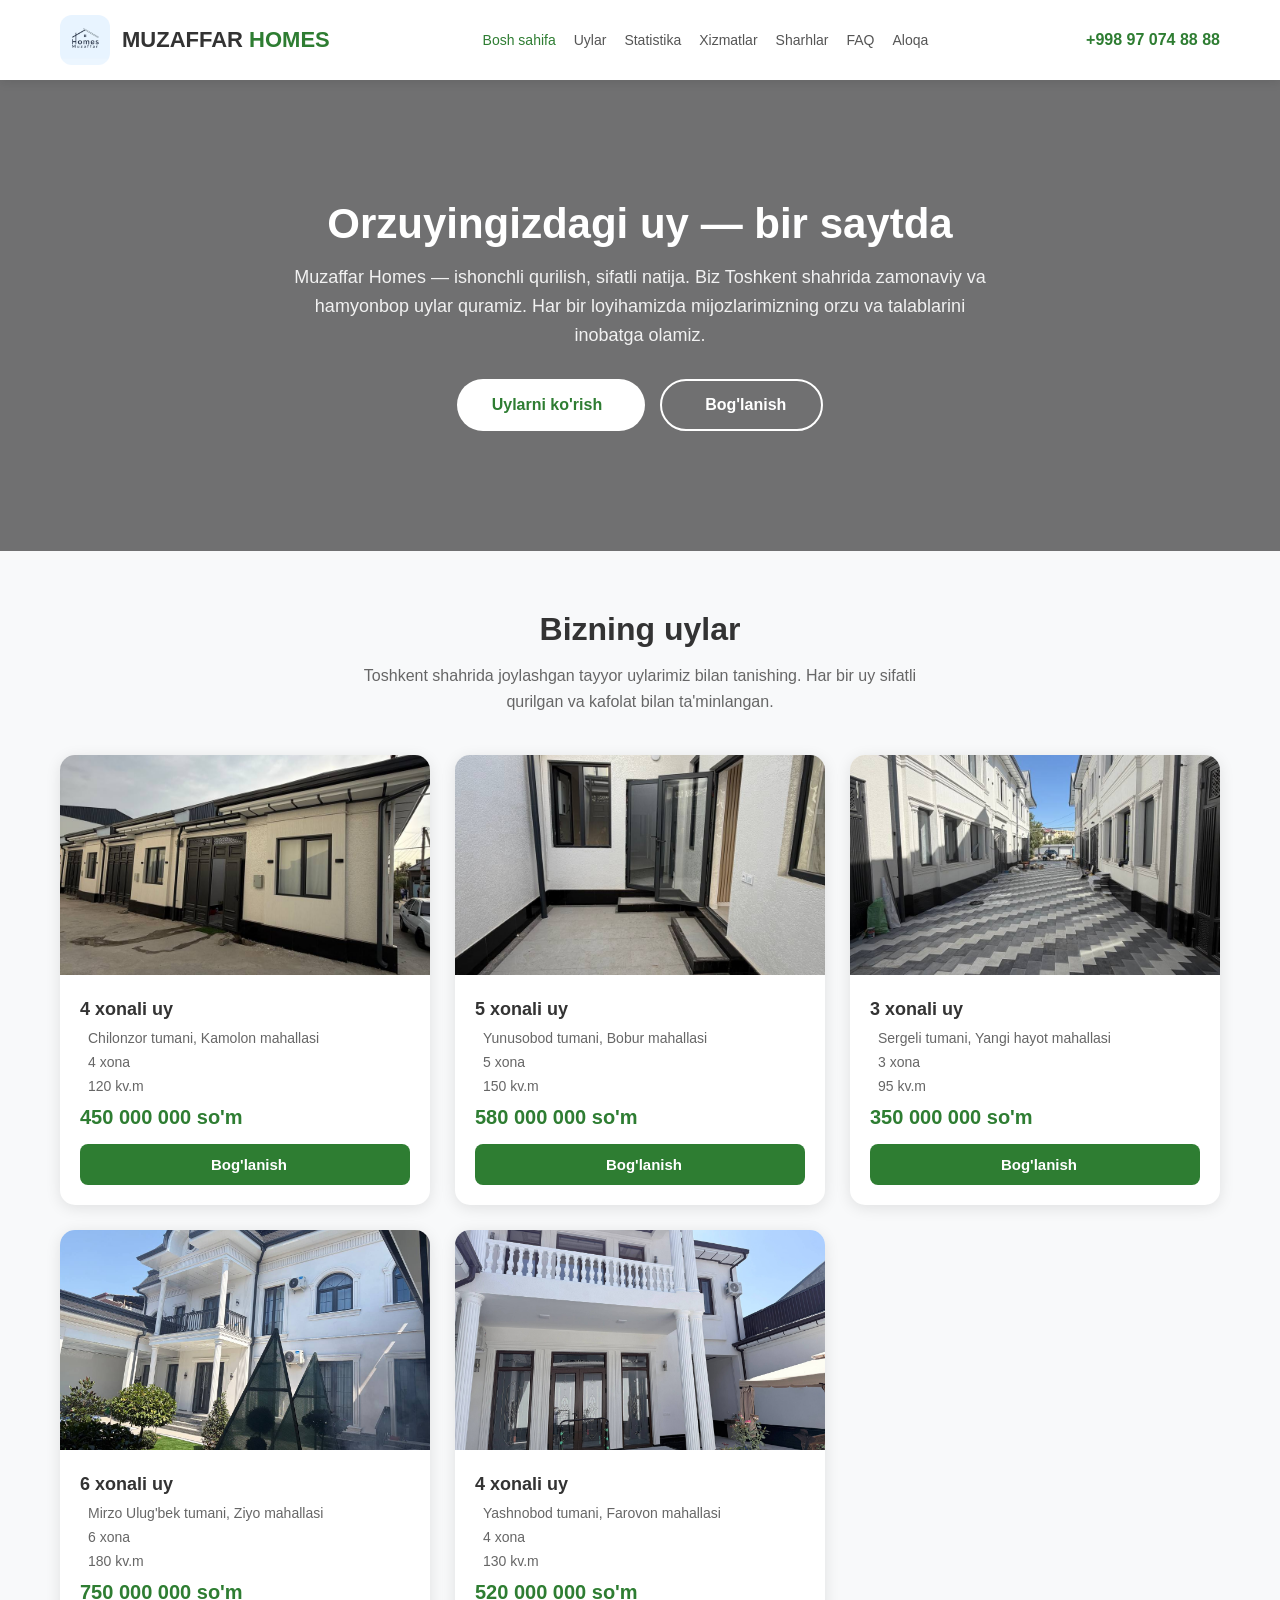
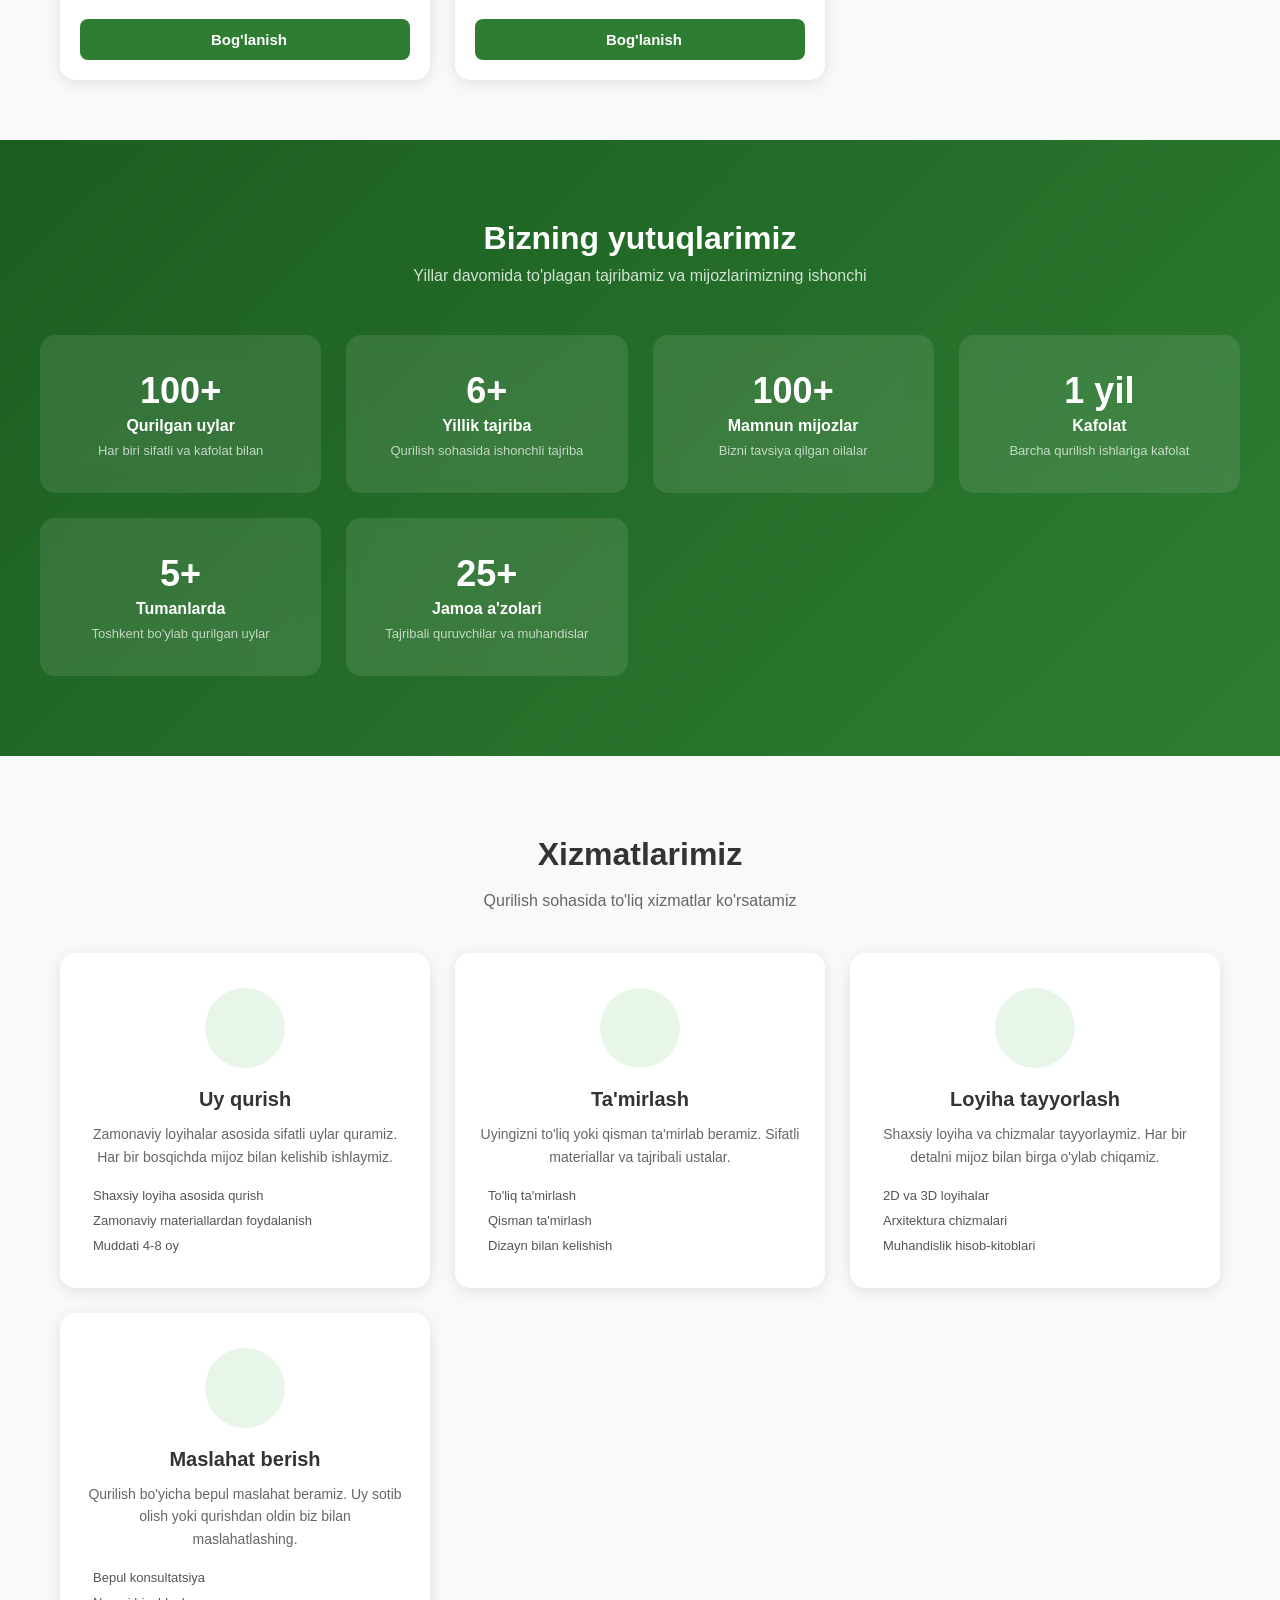
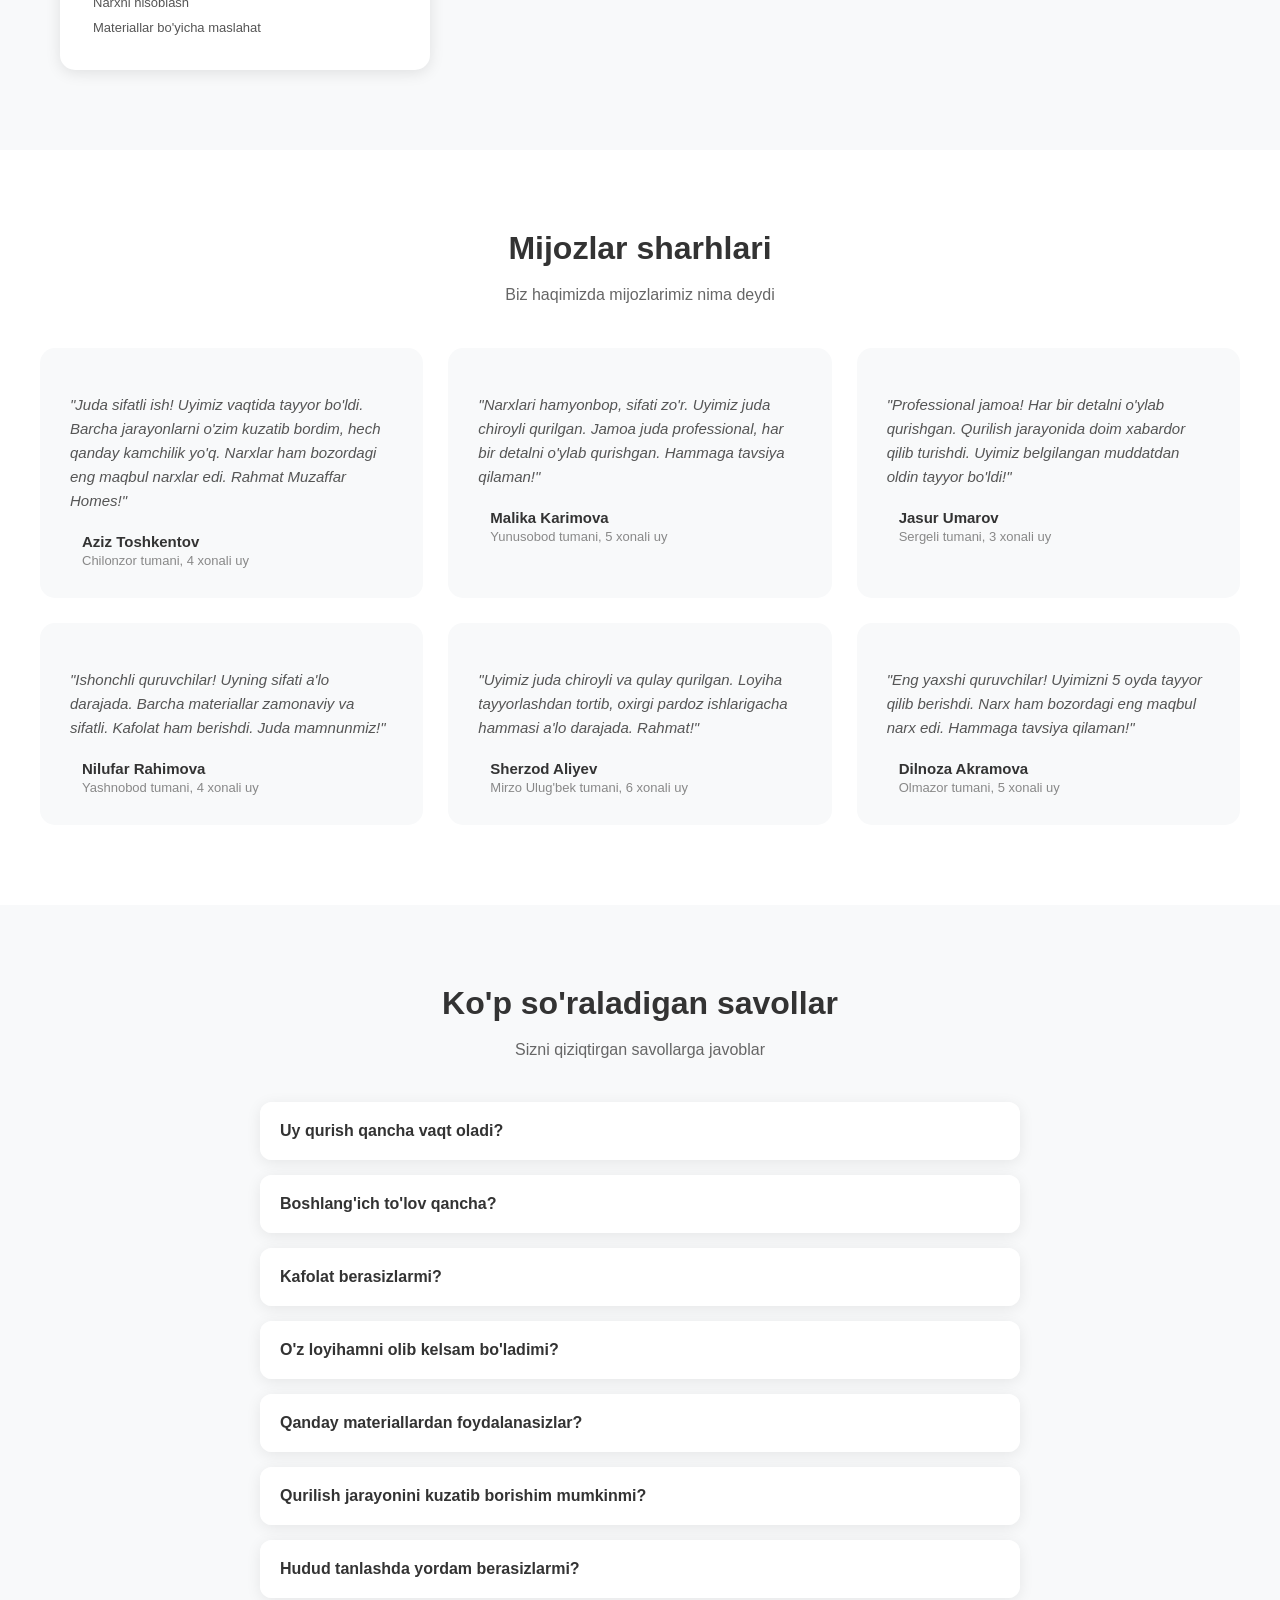
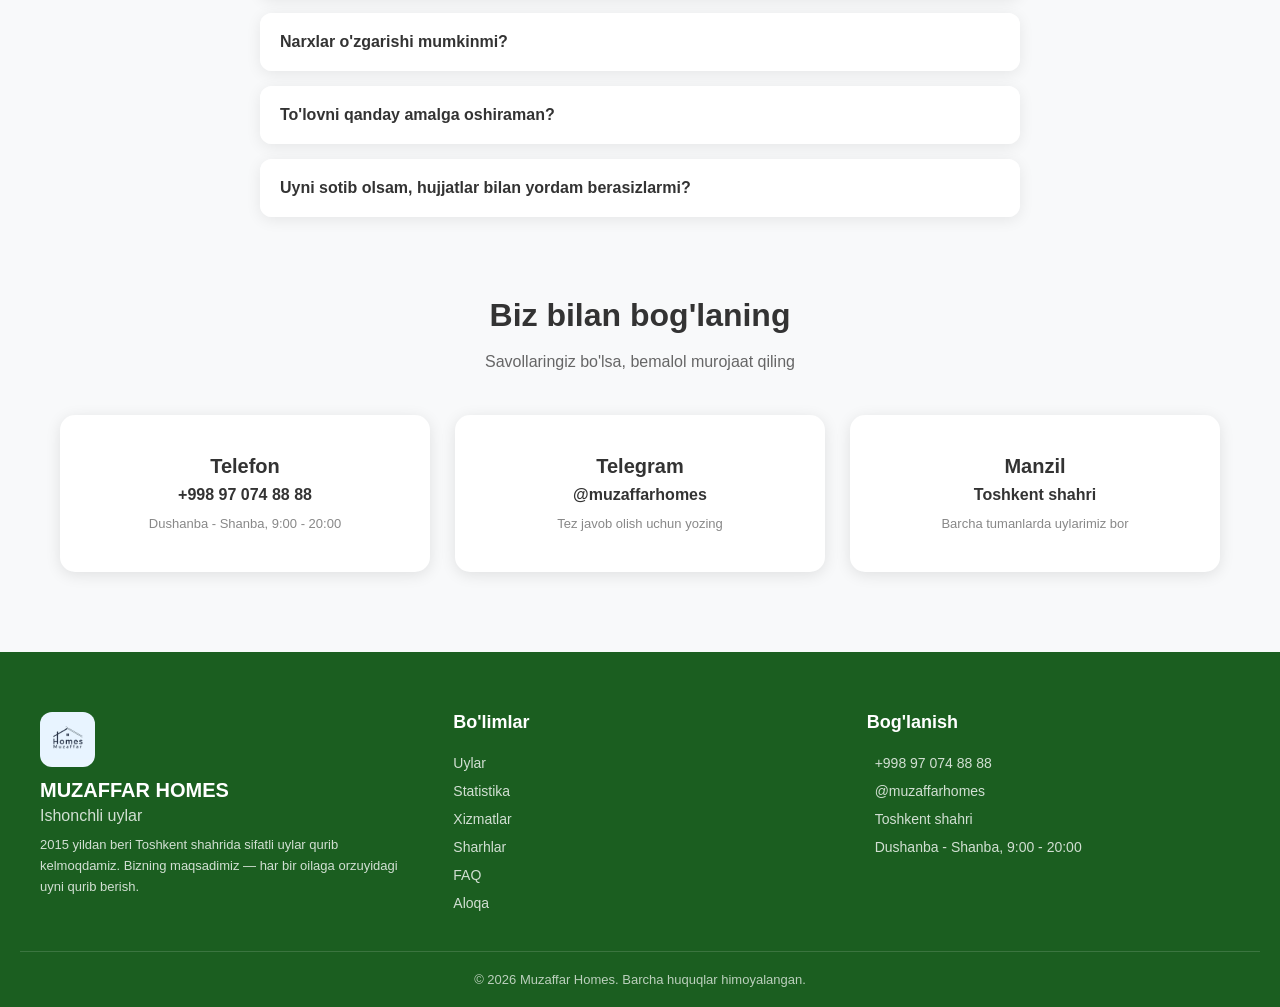
<file: index.html>
<!DOCTYPE html>
<html lang="uz">
<head>
    <meta charset="UTF-8">
    <meta name="viewport" content="width=device-width, initial-scale=1.0">
    <title>Muzaffar Homes — Ishonchli uylar</title>
    <link rel="stylesheet" href="https://unicons.iconscout.com/release/v4.0.8/css/line.css">
    <link rel="stylesheet" href="style.css">
</head>
<body>
    <header class="header">
        <div class="header-container">
            <div class="logo">
                <img src="logo.jpg" alt="Muzaffar Homes" class="logo-img">
                <span class="logo-text">MUZAFFAR <span>HOMES</span></span>
            </div>
            <nav class="nav">
                <a href="#" class="nav-link active">Bosh sahifa</a>
                <a href="#houses" class="nav-link">Uylar</a>
                <a href="#stats" class="nav-link">Statistika</a>
                <a href="#services" class="nav-link">Xizmatlar</a>
                <a href="#reviews" class="nav-link">Sharhlar</a>
                <a href="#faq" class="nav-link">FAQ</a>
                <a href="#contact" class="nav-link">Aloqa</a>
            </nav>
            <a href="tel:+998970748888" class="header-phone">
                <i class="uil uil-phone"></i>
                +998 97 074 88 88
            </a>
        </div>
    </header>

    <section class="hero">
        <div class="hero-content">
            <h1>Orzuyingizdagi uy — bir saytda</h1>
            <p>Muzaffar Homes — ishonchli qurilish, sifatli natija. Biz Toshkent shahrida zamonaviy va hamyonbop uylar quramiz. Har bir loyihamizda mijozlarimizning orzu va talablarini inobatga olamiz.</p>
            <div class="hero-buttons">
                <a href="#houses" class="hero-btn">
                    Uylarni ko'rish
                    <i class="uil uil-arrow-down"></i>
                </a>
                <a href="tel:+998970748888" class="hero-btn hero-btn-outline">
                    <i class="uil uil-phone"></i>
                    Bog'lanish
                </a>
            </div>
        </div>
    </section>

    <section id="houses" class="houses-section">
        <h2 class="section-title">Bizning uylar</h2>
        <p class="section-subtitle">Toshkent shahrida joylashgan tayyor uylarimiz bilan tanishing. Har bir uy sifatli qurilgan va kafolat bilan ta'minlangan.</p>
        <div class="houses-grid" id="housesGrid"></div>
    </section>

    <section id="stats" class="stats-section">
        <div class="stats-container">
            <div class="stats-header">
                <h2>Bizning yutuqlarimiz</h2>
                <p>Yillar davomida to'plagan tajribamiz va mijozlarimizning ishonchi</p>
            </div>
            <div class="stats-grid">
                <div class="stat-card">
                    <i class="uil uil-building"></i>
                    <h3>100+</h3>
                    <p>Qurilgan uylar</p>
                    <span>Har biri sifatli va kafolat bilan</span>
                </div>
                <div class="stat-card">
                    <i class="uil uil-calendar-alt"></i>
                    <h3>6+</h3>
                    <p>Yillik tajriba</p>
                    <span>Qurilish sohasida ishonchli tajriba</span>
                </div>
                <div class="stat-card">
                    <i class="uil uil-users-alt"></i>
                    <h3>100+</h3>
                    <p>Mamnun mijozlar</p>
                    <span>Bizni tavsiya qilgan oilalar</span>
                </div>
                <div class="stat-card">
                    <i class="uil uil-shield-check"></i>
                    <h3>1 yil</h3>
                    <p>Kafolat</p>
                    <span>Barcha qurilish ishlariga kafolat</span>
                </div>
                <div class="stat-card">
                    <i class="uil uil-map-marker"></i>
                    <h3>5+</h3>
                    <p>Tumanlarda</p>
                    <span>Toshkent bo'ylab qurilgan uylar</span>
                </div>
                <div class="stat-card">
                    <i class="uil uil-users-alt"></i>
                    <h3>25+</h3>
                    <p>Jamoa a'zolari</p>
                    <span>Tajribali quruvchilar va muhandislar</span>
                </div>
            </div>
        </div>
    </section>

    <section id="services" class="services-section">
        <h2 class="section-title">Xizmatlarimiz</h2>
        <p class="section-subtitle">Qurilish sohasida to'liq xizmatlar ko'rsatamiz</p>
        <div class="services-grid">
            <div class="service-card">
                <div class="service-icon">
                    <i class="uil uil-constructor"></i>
                </div>
                <h3>Uy qurish</h3>
                <p>Zamonaviy loyihalar asosida sifatli uylar quramiz. Har bir bosqichda mijoz bilan kelishib ishlaymiz.</p>
                <ul class="service-list">
                    <li><i class="uil uil-check"></i> Shaxsiy loyiha asosida qurish</li>
                    <li><i class="uil uil-check"></i> Zamonaviy materiallardan foydalanish</li>
                    <li><i class="uil uil-check"></i> Muddati 4-8 oy</li>
                </ul>
            </div>
            <div class="service-card">
                <div class="service-icon">
                    <i class="uil uil-wrench"></i>
                </div>
                <h3>Ta'mirlash</h3>
                <p>Uyingizni to'liq yoki qisman ta'mirlab beramiz. Sifatli materiallar va tajribali ustalar.</p>
                <ul class="service-list">
                    <li><i class="uil uil-check"></i> To'liq ta'mirlash</li>
                    <li><i class="uil uil-check"></i> Qisman ta'mirlash</li>
                    <li><i class="uil uil-check"></i> Dizayn bilan kelishish</li>
                </ul>
            </div>
            <div class="service-card">
                <div class="service-icon">
                    <i class="uil uil-ruler"></i>
                </div>
                <h3>Loyiha tayyorlash</h3>
                <p>Shaxsiy loyiha va chizmalar tayyorlaymiz. Har bir detalni mijoz bilan birga o'ylab chiqamiz.</p>
                <ul class="service-list">
                    <li><i class="uil uil-check"></i> 2D va 3D loyihalar</li>
                    <li><i class="uil uil-check"></i> Arxitektura chizmalari</li>
                    <li><i class="uil uil-check"></i> Muhandislik hisob-kitoblari</li>
                </ul>
            </div>
            <div class="service-card">
                <div class="service-icon">
                    <i class="uil uil-comment-alt"></i>
                </div>
                <h3>Maslahat berish</h3>
                <p>Qurilish bo'yicha bepul maslahat beramiz. Uy sotib olish yoki qurishdan oldin biz bilan maslahatlashing.</p>
                <ul class="service-list">
                    <li><i class="uil uil-check"></i> Bepul konsultatsiya</li>
                    <li><i class="uil uil-check"></i> Narxni hisoblash</li>
                    <li><i class="uil uil-check"></i> Materiallar bo'yicha maslahat</li>
                </ul>
            </div>
        </div>
    </section>

    <section id="reviews" class="reviews-section">
        <h2 class="section-title">Mijozlar sharhlari</h2>
        <p class="section-subtitle">Biz haqimizda mijozlarimiz nima deydi</p>
        <div class="reviews-grid">
            <div class="review-card">
                <div class="review-stars">
                    <i class="uil uil-star"></i>
                    <i class="uil uil-star"></i>
                    <i class="uil uil-star"></i>
                    <i class="uil uil-star"></i>
                    <i class="uil uil-star"></i>
                </div>
                <p class="review-text">"Juda sifatli ish! Uyimiz vaqtida tayyor bo'ldi. Barcha jarayonlarni o'zim kuzatib bordim, hech qanday kamchilik yo'q. Narxlar ham bozordagi eng maqbul narxlar edi. Rahmat Muzaffar Homes!"</p>
                <div class="review-author">
                    <i class="uil uil-user-circle"></i>
                    <div>
                        <span class="review-name">Aziz Toshkentov</span>
                        <span class="review-info">Chilonzor tumani, 4 xonali uy</span>
                    </div>
                </div>
            </div>
            <div class="review-card">
                <div class="review-stars">
                    <i class="uil uil-star"></i>
                    <i class="uil uil-star"></i>
                    <i class="uil uil-star"></i>
                    <i class="uil uil-star"></i>
                    <i class="uil uil-star"></i>
                </div>
                <p class="review-text">"Narxlari hamyonbop, sifati zo'r. Uyimiz juda chiroyli qurilgan. Jamoa juda professional, har bir detalni o'ylab qurishgan. Hammaga tavsiya qilaman!"</p>
                <div class="review-author">
                    <i class="uil uil-user-circle"></i>
                    <div>
                        <span class="review-name">Malika Karimova</span>
                        <span class="review-info">Yunusobod tumani, 5 xonali uy</span>
                    </div>
                </div>
            </div>
            <div class="review-card">
                <div class="review-stars">
                    <i class="uil uil-star"></i>
                    <i class="uil uil-star"></i>
                    <i class="uil uil-star"></i>
                    <i class="uil uil-star"></i>
                    <i class="uil uil-star"></i>
                </div>
                <p class="review-text">"Professional jamoa! Har bir detalni o'ylab qurishgan. Qurilish jarayonida doim xabardor qilib turishdi. Uyimiz belgilangan muddatdan oldin tayyor bo'ldi!"</p>
                <div class="review-author">
                    <i class="uil uil-user-circle"></i>
                    <div>
                        <span class="review-name">Jasur Umarov</span>
                        <span class="review-info">Sergeli tumani, 3 xonali uy</span>
                    </div>
                </div>
            </div>
            <div class="review-card">
                <div class="review-stars">
                    <i class="uil uil-star"></i>
                    <i class="uil uil-star"></i>
                    <i class="uil uil-star"></i>
                    <i class="uil uil-star"></i>
                    <i class="uil uil-star"></i>
                </div>
                <p class="review-text">"Ishonchli quruvchilar! Uyning sifati a'lo darajada. Barcha materiallar zamonaviy va sifatli. Kafolat ham berishdi. Juda mamnunmiz!"</p>
                <div class="review-author">
                    <i class="uil uil-user-circle"></i>
                    <div>
                        <span class="review-name">Nilufar Rahimova</span>
                        <span class="review-info">Yashnobod tumani, 4 xonali uy</span>
                    </div>
                </div>
            </div>
            <div class="review-card">
                <div class="review-stars">
                    <i class="uil uil-star"></i>
                    <i class="uil uil-star"></i>
                    <i class="uil uil-star"></i>
                    <i class="uil uil-star"></i>
                    <i class="uil uil-star"></i>
                </div>
                <p class="review-text">"Uyimiz juda chiroyli va qulay qurilgan. Loyiha tayyorlashdan tortib, oxirgi pardoz ishlarigacha hammasi a'lo darajada. Rahmat!"</p>
                <div class="review-author">
                    <i class="uil uil-user-circle"></i>
                    <div>
                        <span class="review-name">Sherzod Aliyev</span>
                        <span class="review-info">Mirzo Ulug'bek tumani, 6 xonali uy</span>
                    </div>
                </div>
            </div>
            <div class="review-card">
                <div class="review-stars">
                    <i class="uil uil-star"></i>
                    <i class="uil uil-star"></i>
                    <i class="uil uil-star"></i>
                    <i class="uil uil-star"></i>
                    <i class="uil uil-star"></i>
                </div>
                <p class="review-text">"Eng yaxshi quruvchilar! Uyimizni 5 oyda tayyor qilib berishdi. Narx ham bozordagi eng maqbul narx edi. Hammaga tavsiya qilaman!"</p>
                <div class="review-author">
                    <i class="uil uil-user-circle"></i>
                    <div>
                        <span class="review-name">Dilnoza Akramova</span>
                        <span class="review-info">Olmazor tumani, 5 xonali uy</span>
                    </div>
                </div>
            </div>
        </div>
    </section>

    <section id="faq" class="faq-section">
        <h2 class="section-title">Ko'p so'raladigan savollar</h2>
        <p class="section-subtitle">Sizni qiziqtirgan savollarga javoblar</p>
        <div class="faq-container">
            <div class="faq-item">
                <button class="faq-question" onclick="toggleFaq(this)">
                    <span>Uy qurish qancha vaqt oladi?</span>
                    <i class="uil uil-angle-down"></i>
                </button>
                <div class="faq-answer">
                    <p>Uy qurish muddati uyning kattaligi, loyihasi va murakkabligiga bog'liq. Odatda 3 xonali uy 4-5 oyda, 4 xonali uy 5-6 oyda, 5-6 xonali uylar esa 6-8 oyda tayyor bo'ladi. Biz har doim belgilangan muddatda topshiramiz.</p>
                </div>
            </div>
            <div class="faq-item">
                <button class="faq-question" onclick="toggleFaq(this)">
                    <span>Boshlang'ich to'lov qancha?</span>
                    <i class="uil uil-angle-down"></i>
                </button>
                <div class="faq-answer">
                    <p>Boshlang'ich to'lov odatda umumiy narxning 30-50% ni tashkil qiladi. Qolgan summani bosqichma-bosqich to'lashingiz mumkin. Har bir mijoz bilan alohida kelishuv asosida ishlaymiz.</p>
                </div>
            </div>
            <div class="faq-item">
                <button class="faq-question" onclick="toggleFaq(this)">
                    <span>Kafolat berasizlarmi?</span>
                    <i class="uil uil-angle-down"></i>
                </button>
                <div class="faq-answer">
                    <p>Ha, barcha qurilish ishlariga 5 yillik kafolat beramiz. Kafolat muddati davomida yuzaga keladigan har qanday qurilish muammolarini bepul bartaraf etamiz.</p>
                </div>
            </div>
            <div class="faq-item">
                <button class="faq-question" onclick="toggleFaq(this)">
                    <span>O'z loyihamni olib kelsam bo'ladimi?</span>
                    <i class="uil uil-angle-down"></i>
                </button>
                <div class="faq-answer">
                    <p>Albatta! O'z loyihangiz asosida ham uy qurib beramiz. Loyihangizni ko'rib chiqamiz va texnik jihatdan moslashtiramiz. Shuningdek, loyihangiz bo'lmasa, biz sizga tayyor loyihalardan taklif qilamiz.</p>
                </div>
            </div>
            <div class="faq-item">
                <button class="faq-question" onclick="toggleFaq(this)">
                    <span>Qanday materiallardan foydalanasizlar?</span>
                    <i class="uil uil-angle-down"></i>
                </button>
                <div class="faq-answer">
                    <p>Faqat sifatli va sertifikatlangan materiallardan foydalanamiz. Poydevor, devor, tom va ichki pardoz ishlarida zamonaviy va ishonchli materiallarni tanlaymiz. Har bir material mijoz bilan kelishiladi.</p>
                </div>
            </div>
            <div class="faq-item">
                <button class="faq-question" onclick="toggleFaq(this)">
                    <span>Qurilish jarayonini kuzatib borishim mumkinmi?</span>
                    <i class="uil uil-angle-down"></i>
                </button>
                <div class="faq-answer">
                    <p>Albatta! Qurilish jarayonini istalgan vaqtda kuzatib borishingiz mumkin. Har bir bosqichda siz bilan kelishib ishlaymiz va surat yoki video hisobotlarni taqdim etamiz.</p>
                </div>
            </div>
            <div class="faq-item">
                <button class="faq-question" onclick="toggleFaq(this)">
                    <span>Hudud tanlashda yordam berasizlarmi?</span>
                    <i class="uil uil-angle-down"></i>
                </button>
                <div class="faq-answer">
                    <p>Ha, Toshkent shahrining turli tumanlarida qurilgan uylarimiz bor. Sizga qulay bo'lgan hududni tanlashda maslahat beramiz va mavjud uylarimizni ko'rsatamiz.</p>
                </div>
            </div>
            <div class="faq-item">
                <button class="faq-question" onclick="toggleFaq(this)">
                    <span>Narxlar o'zgarishi mumkinmi?</span>
                    <i class="uil uil-angle-down"></i>
                </button>
                <div class="faq-answer">
                    <p>Shartnoma tuzilgandan so'ng narx o'zgarmaydi. Barcha xarajatlar oldindan kelishiladi va shartnomada qayd etiladi. Siz uchun kutilmagan xarajatlar bo'lmaydi.</p>
                </div>
            </div>
            <div class="faq-item">
                <button class="faq-question" onclick="toggleFaq(this)">
                    <span>To'lovni qanday amalga oshiraman?</span>
                    <i class="uil uil-angle-down"></i>
                </button>
                <div class="faq-answer">
                    <p>Naqd pul, bank o'tkazmasi yoki boshqa qulay usullar orqali to'lashingiz mumkin. Bosqichma-bosqich to'lov tizimi mavjud.</p>
                </div>
            </div>
            <div class="faq-item">
                <button class="faq-question" onclick="toggleFaq(this)">
                    <span>Uyni sotib olsam, hujjatlar bilan yordam berasizlarmi?</span>
                    <i class="uil uil-angle-down"></i>
                </button>
                <div class="faq-answer">
                    <p>Ha, uy sotib olish jarayonida barcha hujjatlar bilan yordam beramiz. Rasmiylashtirish bo'yicha to'liq maslahat va ko'mak ko'rsatamiz.</p>
                </div>
            </div>
        </div>
    </section>

    <section id="contact" class="contact-section">
        <h2 class="section-title">Biz bilan bog'laning</h2>
        <p class="section-subtitle">Savollaringiz bo'lsa, bemalol murojaat qiling</p>
        <div class="contact-cards">
            <a href="tel:+998970748888" class="contact-card">
                <i class="uil uil-phone"></i>
                <h3>Telefon</h3>
                <p>+998 97 074 88 88</p>
                <span>Dushanba - Shanba, 9:00 - 20:00</span>
            </a>
            <a href="https://t.me/muzaffarhomes" class="contact-card" target="_blank">
                <i class="uil uil-telegram"></i>
                <h3>Telegram</h3>
                <p>@muzaffarhomes</p>
                <span>Tez javob olish uchun yozing</span>
            </a>
            <div class="contact-card">
                <i class="uil uil-location-point"></i>
                <h3>Manzil</h3>
                <p>Toshkent shahri</p>
                <span>Barcha tumanlarda uylarimiz bor</span>
            </div>
        </div>
    </section>

    <footer class="footer">
        <div class="footer-container">
            <div class="footer-logo">
                <img src="logo.jpg" alt="Muzaffar Homes" class="footer-logo-img">
                <span>MUZAFFAR HOMES</span>
                <p>Ishonchli uylar</p>
                <p class="footer-desc">2015 yildan beri Toshkent shahrida sifatli uylar qurib kelmoqdamiz. Bizning maqsadimiz — har bir oilaga orzuyidagi uyni qurib berish.</p>
            </div>
            <div class="footer-links">
                <h3>Bo'limlar</h3>
                <a href="#houses">Uylar</a>
                <a href="#stats">Statistika</a>
                <a href="#services">Xizmatlar</a>
                <a href="#reviews">Sharhlar</a>
                <a href="#faq">FAQ</a>
                <a href="#contact">Aloqa</a>
            </div>
            <div class="footer-contact">
                <h3>Bog'lanish</h3>
                <a href="tel:+998970748888">
                    <i class="uil uil-phone"></i>
                    +998 97 074 88 88
                </a>
                <a href="https://t.me/muzaffarhomes" target="_blank">
                    <i class="uil uil-telegram"></i>
                    @muzaffarhomes
                </a>
                <p>
                    <i class="uil uil-location-point"></i>
                    Toshkent shahri
                </p>
                <p>
                    <i class="uil uil-clock"></i>
                    Dushanba - Shanba, 9:00 - 20:00
                </p>
            </div>
        </div>
        <div class="footer-bottom">
            <p>© 2026 Muzaffar Homes. Barcha huquqlar himoyalangan.</p>
        </div>
    </footer>

    <div class="modal" id="houseModal">
        <div class="modal-content">
            <button class="modal-close" onclick="closeModal()">
                <i class="uil uil-times"></i>
            </button>
            <div class="modal-body" id="modalBody"></div>
        </div>
    </div>

    <script src="main.js"></script>
    
</body>
</html>
</file>
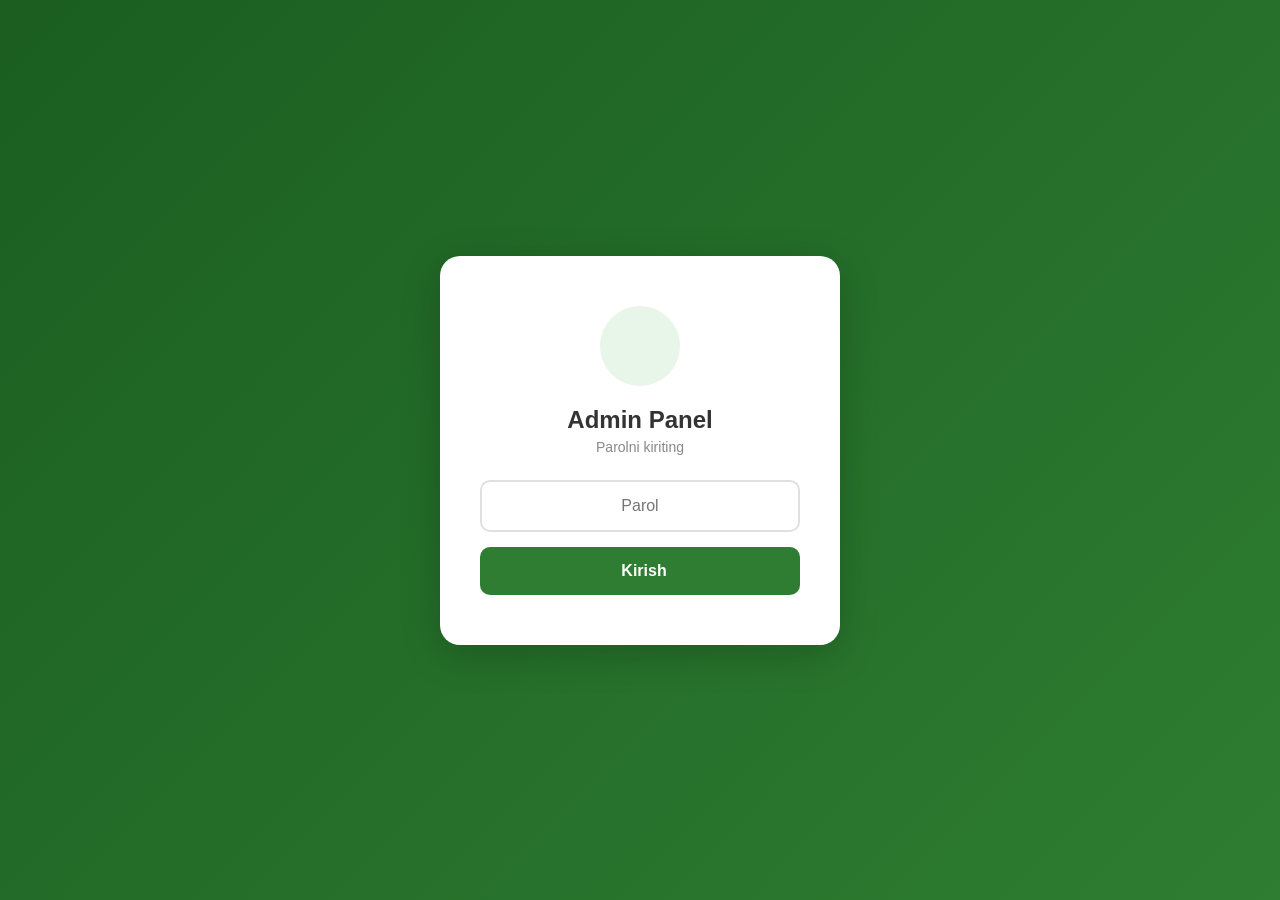
<file: admin.html>
<!DOCTYPE html>
<html lang="uz">
<head>
    <meta charset="UTF-8">
    <meta name="viewport" content="width=device-width, initial-scale=1.0">
    <title>Admin Panel — Muzaffar Homes</title>
    <link rel="stylesheet" href="https://unicons.iconscout.com/release/v4.0.8/css/line.css">
    <link rel="stylesheet" href="admin.css">
</head>
<body>
    <div class="login-screen" id="loginScreen">
        <div class="login-box">
            <div class="login-icon">
                <i class="uil uil-lock"></i>
            </div>
            <h2>Admin Panel</h2>
            <p>Parolni kiriting</p>
            <input type="password" id="passwordInput" class="login-input" placeholder="Parol" onkeypress="if(event.key === 'Enter') checkPassword()">
            <button class="login-btn" onclick="checkPassword()">
                <i class="uil uil-sign-in"></i>
                Kirish
            </button>
            <p class="login-error" id="loginError"></p>
        </div>
    </div>

    <div class="admin-panel" id="adminPanel">
        <header class="admin-header">
            <div class="admin-logo">
                <i class="uil uil-building"></i>
                <span>MUZAFFAR HOMES</span>
            </div>
            <button class="logout-btn" onclick="logout()">
                <i class="uil uil-sign-out"></i>
                Chiqish
            </button>
        </header>

        <div class="admin-container">
            <div class="admin-sidebar">
                <h3>Boshqaruv</h3>
                <button class="sidebar-btn active" onclick="showSection('houses')">
                    <i class="uil uil-home"></i>
                    Uylar
                </button>
                <button class="sidebar-btn" onclick="showSection('addHouse')">
                    <i class="uil uil-plus-circle"></i>
                    Yangi uy qo'shish
                </button>
            </div>

            <div class="admin-content">
                <div class="admin-section" id="housesSection">
                    <h2>Barcha uylar</h2>
                    <div class="admin-houses-grid" id="adminHousesGrid"></div>
                </div>

                <div class="admin-section" id="addHouseSection" style="display:none;">
                    <h2>Yangi uy qo'shish</h2>
                    <form class="add-house-form" id="addHouseForm">
                        <div class="form-group">
                            <label>Uy nomi</label>
                            <input type="text" id="houseTitle" required placeholder="Masalan: 4 xonali uy">
                        </div>
                        <div class="form-group">
                            <label>Manzil</label>
                            <input type="text" id="houseLocation" required placeholder="Masalan: Chilonzor tumani, Kamolon mahallasi">
                        </div>
                        <div class="form-row">
                            <div class="form-group">
                                <label>Xonalar soni</label>
                                <input type="text" id="houseRooms" required placeholder="Masalan: 4 xona">
                            </div>
                            <div class="form-group">
                                <label>Maydoni</label>
                                <input type="text" id="houseArea" required placeholder="Masalan: 120 kv.m">
                            </div>
                        </div>
                        <div class="form-group">
                            <label>Narxi</label>
                            <input type="text" id="housePrice" required placeholder="Masalan: 450 000 000 so'm">
                        </div>
                        <div class="form-row">
                            <div class="form-group">
                                <label>Telefon</label>
                                <input type="text" id="housePhone" required placeholder="+998970748888">
                            </div>
                            <div class="form-group">
                                <label>Telegram</label>
                                <input type="text" id="houseTelegram" required placeholder="https://t.me/muzaffarhomes">
                            </div>
                        </div>
                        <div class="form-group">
                            <label>Rasm 1 (asosiy)</label>
                            <input type="text" id="houseImage1" required placeholder="images/uy6-1.jpg">
                        </div>
                        <div class="form-group">
                            <label>Rasm 2</label>
                            <input type="text" id="houseImage2" required placeholder="images/uy6-2.jpg">
                        </div>
                        <div class="form-group">
                            <label>Rasm 3</label>
                            <input type="text" id="houseImage3" required placeholder="images/uy6-3.jpg">
                        </div>
                        <button type="submit" class="submit-btn">
                            <i class="uil uil-save"></i>
                            Saqlash
                        </button>
                    </form>
                </div>
            </div>
        </div>
    </div>

    <script src="admin.js"></script>
    <script src="main.js"></script>




</body>
</html>
</file>
<file: style.css>
* {
    margin: 0;
    padding: 0;
    box-sizing: border-box;
}

body {
    font-family: 'Segoe UI', sans-serif;
    background: #f8f9fa;
}

.header {
    background: #fff;
    box-shadow: 0 2px 10px rgba(0,0,0,0.1);
    position: sticky;
    top: 0;
    z-index: 100;
}

.header-container {
    max-width: 1200px;
    margin: 0 auto;
    padding: 15px 20px;
    display: flex;
    align-items: center;
    justify-content: space-between;
}

.logo {
    display: flex;
    align-items: center;
    gap: 12px;
}

.logo-img {
    width: 50px;
    height: 50px;
    border-radius: 12px;
    object-fit: cover;
}

.logo-text {
    font-size: 22px;
    font-weight: 700;
    color: #333;
}

.logo-text span {
    color: #2e7d32;
}

.nav {
    display: flex;
    gap: 18px;
}

.nav-link {
    text-decoration: none;
    color: #555;
    font-weight: 500;
    font-size: 14px;
    transition: color 0.3s;
}

.nav-link:hover,
.nav-link.active {
    color: #2e7d32;
}

.header-phone {
    text-decoration: none;
    color: #2e7d32;
    font-weight: 600;
    display: flex;
    align-items: center;
    gap: 5px;
}

.hero {
    background: 
        linear-gradient(rgba(0, 0, 0, 0.55), rgba(0, 0, 0, 0.55)),
        url('https://images.unsplash.com/photo-1600585154340-be6161a56a0c?w=1600') center/cover no-repeat;
    padding: 120px 20px;
    text-align: center;
    color: #fff;
}

.hero-content h1 {
    font-size: 42px;
    margin-bottom: 15px;
}

.hero-content p {
    font-size: 18px;
    margin-bottom: 30px;
    opacity: 0.9;
    max-width: 700px;
    margin-left: auto;
    margin-right: auto;
    line-height: 1.6;
}

.hero-buttons {
    display: flex;
    gap: 15px;
    justify-content: center;
    flex-wrap: wrap;
}

.hero-btn {
    display: inline-flex;
    align-items: center;
    gap: 8px;
    background: #fff;
    color: #2e7d32;
    padding: 15px 35px;
    border-radius: 30px;
    text-decoration: none;
    font-weight: 600;
    font-size: 16px;
    transition: transform 0.3s, box-shadow 0.3s;
}

.hero-btn:hover {
    transform: translateY(-3px);
    box-shadow: 0 5px 20px rgba(0,0,0,0.3);
}

.hero-btn-outline {
    background: transparent;
    border: 2px solid #fff;
    color: #fff;
}

.hero-btn-outline:hover {
    background: #fff;
    color: #2e7d32;
    box-shadow: 0 5px 20px rgba(0,0,0,0.3);
}

.houses-section {
    max-width: 1200px;
    margin: 60px auto;
    padding: 0 20px;
}

.section-title {
    text-align: center;
    font-size: 32px;
    color: #333;
    margin-bottom: 15px;
}

.section-subtitle {
    text-align: center;
    font-size: 16px;
    color: #666;
    max-width: 600px;
    margin: 0 auto 40px;
    line-height: 1.6;
}

.houses-grid {
    display: grid;
    grid-template-columns: repeat(auto-fill, minmax(300px, 1fr));
    gap: 25px;
}

.house-card {
    background: #fff;
    border-radius: 15px;
    overflow: hidden;
    box-shadow: 0 3px 15px rgba(0,0,0,0.1);
    cursor: pointer;
    transition: transform 0.3s, box-shadow 0.3s;
}

.house-card:hover {
    transform: translateY(-5px);
    box-shadow: 0 8px 25px rgba(0,0,0,0.2);
}

.house-card-img {
    width: 100%;
    height: 220px;
    object-fit: cover;
}

.house-card-body {
    padding: 20px;
}

.house-card-title {
    font-size: 18px;
    font-weight: 600;
    color: #333;
    margin-bottom: 10px;
}

.house-card-info {
    display: flex;
    flex-direction: column;
    gap: 8px;
    color: #666;
    font-size: 14px;
}

.house-card-info span {
    display: flex;
    align-items: center;
    gap: 8px;
}

.house-card-info i {
    color: #2e7d32;
    font-size: 16px;
}

.house-card-price {
    font-size: 20px;
    font-weight: 700;
    color: #2e7d32;
    margin-top: 12px;
}

.house-card-btn {
    display: flex;
    align-items: center;
    justify-content: center;
    gap: 8px;
    text-align: center;
    background: #2e7d32;
    color: #fff;
    text-decoration: none;
    padding: 12px;
    border-radius: 8px;
    margin-top: 15px;
    font-weight: 600;
    border: none;
    width: 100%;
    cursor: pointer;
    font-size: 15px;
    transition: background 0.3s;
}

.house-card-btn:hover {
    background: #1b5e20;
}

.stats-section {
    background: linear-gradient(135deg, #1b5e20, #2e7d32);
    padding: 80px 20px;
}

.stats-container {
    max-width: 1200px;
    margin: 0 auto;
}

.stats-header {
    text-align: center;
    color: #fff;
    margin-bottom: 50px;
}

.stats-header h2 {
    font-size: 32px;
    margin-bottom: 10px;
}

.stats-header p {
    font-size: 16px;
    opacity: 0.8;
}

.stats-grid {
    display: grid;
    grid-template-columns: repeat(auto-fit, minmax(250px, 1fr));
    gap: 25px;
}

.stat-card {
    text-align: center;
    color: #fff;
    padding: 35px 20px;
    border-radius: 15px;
    background: rgba(255,255,255,0.1);
    backdrop-filter: blur(10px);
    transition: transform 0.3s;
}

.stat-card:hover {
    transform: translateY(-5px);
}

.stat-card i {
    font-size: 40px;
    margin-bottom: 10px;
    opacity: 0.9;
}

.stat-card h3 {
    font-size: 36px;
    font-weight: 800;
    margin-bottom: 5px;
}

.stat-card p {
    font-size: 16px;
    font-weight: 600;
    margin-bottom: 8px;
}

.stat-card span {
    font-size: 13px;
    opacity: 0.7;
    display: block;
}

.services-section {
    max-width: 1200px;
    margin: 80px auto;
    padding: 0 20px;
}

.services-grid {
    display: grid;
    grid-template-columns: repeat(auto-fit, minmax(280px, 1fr));
    gap: 25px;
}

.service-card {
    text-align: center;
    padding: 35px 25px;
    border-radius: 15px;
    background: #fff;
    box-shadow: 0 3px 15px rgba(0,0,0,0.1);
    transition: transform 0.3s;
}

.service-card:hover {
    transform: translateY(-5px);
}

.service-icon {
    width: 80px;
    height: 80px;
    border-radius: 50%;
    background: #e8f5e9;
    display: flex;
    align-items: center;
    justify-content: center;
    margin: 0 auto 20px;
}

.service-icon i {
    font-size: 40px;
    color: #2e7d32;
}

.service-card h3 {
    font-size: 20px;
    color: #333;
    margin-bottom: 12px;
}

.service-card p {
    font-size: 14px;
    color: #666;
    line-height: 1.6;
    margin-bottom: 20px;
}

.service-list {
    list-style: none;
    text-align: left;
    display: flex;
    flex-direction: column;
    gap: 10px;
}

.service-list li {
    display: flex;
    align-items: center;
    gap: 8px;
    font-size: 13px;
    color: #555;
}

.service-list li i {
    color: #2e7d32;
    font-size: 16px;
}

.reviews-section {
    background: #fff;
    padding: 80px 20px;
}

.reviews-grid {
    max-width: 1200px;
    margin: 0 auto;
    display: grid;
    grid-template-columns: repeat(auto-fit, minmax(320px, 1fr));
    gap: 25px;
}

.review-card {
    padding: 30px;
    border-radius: 15px;
    background: #f8f9fa;
    transition: transform 0.3s;
}

.review-card:hover {
    transform: translateY(-5px);
}

.review-stars {
    display: flex;
    gap: 3px;
    margin-bottom: 15px;
    color: #ffc107;
    font-size: 20px;
}

.review-text {
    font-size: 15px;
    color: #555;
    line-height: 1.6;
    margin-bottom: 20px;
    font-style: italic;
}

.review-author {
    display: flex;
    align-items: center;
    gap: 12px;
}

.review-author i {
    font-size: 40px;
    color: #2e7d32;
}

.review-name {
    display: block;
    font-weight: 600;
    color: #333;
    font-size: 15px;
}

.review-info {
    display: block;
    font-size: 13px;
    color: #888;
    margin-top: 3px;
}

.faq-section {
    max-width: 800px;
    margin: 80px auto;
    padding: 0 20px;
}

.faq-container {
    display: flex;
    flex-direction: column;
    gap: 15px;
}

.faq-item {
    background: #fff;
    border-radius: 12px;
    overflow: hidden;
    box-shadow: 0 3px 15px rgba(0,0,0,0.08);
}

.faq-question {
    width: 100%;
    display: flex;
    align-items: center;
    justify-content: space-between;
    padding: 20px;
    border: none;
    background: #fff;
    cursor: pointer;
    font-size: 16px;
    font-weight: 600;
    color: #333;
    transition: background 0.3s;
    text-align: left;
    gap: 15px;
}

.faq-question:hover {
    background: #f5f5f5;
}

.faq-question i {
    font-size: 20px;
    color: #2e7d32;
    transition: transform 0.3s;
    flex-shrink: 0;
}

.faq-item.active .faq-question i {
    transform: rotate(180deg);
}

.faq-answer {
    max-height: 0;
    overflow: hidden;
    transition: max-height 0.4s ease;
}

.faq-item.active .faq-answer {
    max-height: 300px;
}

.faq-answer p {
    padding: 0 20px 20px;
    color: #666;
    line-height: 1.6;
    font-size: 15px;
}

.contact-section {
    max-width: 1200px;
    margin: 80px auto;
    padding: 0 20px;
}

.contact-cards {
    display: grid;
    grid-template-columns: repeat(auto-fit, minmax(280px, 1fr));
    gap: 25px;
}

.contact-card {
    display: block;
    text-align: center;
    padding: 40px 25px;
    border-radius: 15px;
    background: #fff;
    box-shadow: 0 3px 15px rgba(0,0,0,0.1);
    text-decoration: none;
    color: inherit;
    transition: transform 0.3s;
}

.contact-card:hover {
    transform: translateY(-5px);
}

.contact-card i {
    font-size: 45px;
    color: #2e7d32;
    margin-bottom: 15px;
}

.contact-card h3 {
    font-size: 20px;
    color: #333;
    margin-bottom: 8px;
}

.contact-card p {
    font-size: 16px;
    color: #333;
    font-weight: 600;
    margin-bottom: 10px;
}

.contact-card span {
    font-size: 13px;
    color: #888;
}

.footer {
    background: #1b5e20;
    color: #fff;
    padding: 60px 20px 0;
}

.footer-container {
    max-width: 1200px;
    margin: 0 auto;
    display: grid;
    grid-template-columns: repeat(auto-fit, minmax(280px, 1fr));
    gap: 40px;
    padding-bottom: 40px;
}

.footer-logo {
    display: flex;
    flex-direction: column;
    align-items: flex-start;
}

.footer-logo-img {
    width: 55px;
    height: 55px;
    border-radius: 12px;
    object-fit: cover;
    margin-bottom: 12px;
}

.footer-logo span {
    display: block;
    font-size: 20px;
    font-weight: 700;
    margin-bottom: 5px;
}

.footer-logo p {
    opacity: 0.8;
    margin-bottom: 10px;
}

.footer-desc {
    font-size: 13px;
    line-height: 1.6;
    opacity: 0.7;
}

.footer-links {
    display: flex;
    flex-direction: column;
    gap: 12px;
}

.footer-links h3,
.footer-contact h3 {
    font-size: 18px;
    margin-bottom: 10px;
}

.footer-links a {
    color: #fff;
    text-decoration: none;
    opacity: 0.8;
    transition: opacity 0.3s;
    font-size: 14px;
}

.footer-links a:hover {
    opacity: 1;
}

.footer-contact {
    display: flex;
    flex-direction: column;
    gap: 12px;
}

.footer-contact a,
.footer-contact p {
    color: #fff;
    text-decoration: none;
    display: flex;
    align-items: center;
    gap: 8px;
    opacity: 0.8;
    font-size: 14px;
}

.footer-contact a:hover {
    opacity: 1;
}

.footer-bottom {
    border-top: 1px solid rgba(255,255,255,0.2);
    text-align: center;
    padding: 20px 0;
    font-size: 13px;
    opacity: 0.7;
}

.modal {
    display: none;
    position: fixed;
    top: 0;
    left: 0;
    width: 100%;
    height: 100%;
    background: rgba(0,0,0,0.85);
    z-index: 1000;
    overflow-y: auto;
    padding: 0;
}

.modal.active {
    display: flex;
    align-items: center;
    justify-content: center;
}

.modal-content {
    width: 95%;
    max-width: 1100px;
    max-height: 90vh;
    margin: 0;
    background: #fff;
    border-radius: 20px;
    overflow-y: auto;
    position: relative;
    animation: modalOpen 0.3s ease;
    display: flex;
    flex-direction: column;
}

@keyframes modalOpen {
    from {
        opacity: 0;
        transform: scale(0.9);
    }
    to {
        opacity: 1;
        transform: scale(1);
    }
}

.modal-close {
    position: fixed;
    top: 20px;
    right: 20px;
    background: #fff;
    border: none;
    width: 50px;
    height: 50px;
    border-radius: 50%;
    cursor: pointer;
    font-size: 24px;
    display: flex;
    align-items: center;
    justify-content: center;
    z-index: 1001;
    box-shadow: 0 2px 15px rgba(0,0,0,0.3);
    transition: transform 0.3s;
}

.modal-close:hover {
    transform: rotate(90deg);
}

.modal-carousel {
    position: relative;
    width: 100%;
    height: 500px;
    overflow: hidden;
    border-radius: 20px 20px 0 0;
    flex-shrink: 0;
}

.modal-carousel img {
    width: 100%;
    height: 100%;
    object-fit: cover;
    display: none;
}

.modal-carousel img.active {
    display: block;
}

.carousel-btn {
    position: absolute;
    top: 50%;
    transform: translateY(-50%);
    background: rgba(255,255,255,0.9);
    border: none;
    width: 50px;
    height: 50px;
    border-radius: 50%;
    cursor: pointer;
    font-size: 26px;
    display: flex;
    align-items: center;
    justify-content: center;
    z-index: 5;
    transition: background 0.3s, transform 0.3s;
}

.carousel-btn:hover {
    background: #fff;
    transform: translateY(-50%) scale(1.1);
}

.carousel-prev {
    left: 20px;
}

.carousel-next {
    right: 20px;
}

.carousel-dots {
    position: absolute;
    bottom: 20px;
    left: 50%;
    transform: translateX(-50%);
    display: flex;
    gap: 10px;
    z-index: 5;
}

.carousel-dot {
    width: 12px;
    height: 12px;
    border-radius: 50%;
    background: rgba(255,255,255,0.5);
    cursor: pointer;
    border: 2px solid #fff;
    transition: background 0.3s;
}

.carousel-dot.active {
    background: #fff;
}

.modal-info {
    padding: 30px;
}

.modal-title {
    font-size: 28px;
    font-weight: 700;
    color: #333;
    margin-bottom: 15px;
}

.modal-details {
    display: flex;
    flex-direction: column;
    gap: 12px;
    color: #666;
    font-size: 16px;
    margin-bottom: 20px;
}

.modal-details span {
    display: flex;
    align-items: center;
    gap: 10px;
}

.modal-details i {
    color: #2e7d32;
    font-size: 20px;
}

.modal-price {
    font-size: 30px;
    font-weight: 700;
    color: #2e7d32;
    margin-bottom: 25px;
}

.modal-buttons {
    display: flex;
    gap: 15px;
}

.modal-call-btn,
.modal-tg-btn {
    flex: 1;
    display: flex;
    align-items: center;
    justify-content: center;
    gap: 10px;
    padding: 16px;
    border-radius: 10px;
    text-decoration: none;
    font-weight: 600;
    font-size: 16px;
    transition: transform 0.3s;
    border: none;
    cursor: pointer;
}

.modal-call-btn {
    background: #2e7d32;
    color: #fff;
}

.modal-call-btn:hover {
    transform: translateY(-2px);
}

.modal-tg-btn {
    background: #0088cc;
    color: #fff;
}

.modal-tg-btn:hover {
    transform: translateY(-2px);
}

.contact-modal {
    position: fixed;
    top: 0;
    left: 0;
    width: 100%;
    height: 100%;
    z-index: 2000;
    display: flex;
    align-items: center;
    justify-content: center;
}

.contact-modal-overlay {
    position: absolute;
    top: 0;
    left: 0;
    width: 100%;
    height: 100%;
    background: rgba(0,0,0,0.7);
}

.contact-modal-content {
    position: relative;
    background: #fff;
    border-radius: 25px;
    padding: 40px 30px;
    text-align: center;
    width: 90%;
    max-width: 400px;
    z-index: 1;
    animation: contactModalOpen 0.4s ease;
}

@keyframes contactModalOpen {
    from {
        opacity: 0;
        transform: scale(0.7) translateY(30px);
    }
    to {
        opacity: 1;
        transform: scale(1) translateY(0);
    }
}

.contact-modal-close {
    position: absolute;
    top: 15px;
    right: 15px;
    background: #f5f5f5;
    border: none;
    width: 40px;
    height: 40px;
    border-radius: 50%;
    cursor: pointer;
    font-size: 18px;
    display: flex;
    align-items: center;
    justify-content: center;
    transition: background 0.3s, transform 0.3s;
    color: #333;
}

.contact-modal-close:hover {
    background: #e0e0e0;
    transform: rotate(90deg);
}

.contact-modal-icon {
    width: 80px;
    height: 80px;
    border-radius: 50%;
    background: linear-gradient(135deg, #2e7d32, #4caf50);
    display: flex;
    align-items: center;
    justify-content: center;
    margin: 0 auto 20px;
    animation: pulse 1.5s infinite;
}

@keyframes pulse {
    0% {
        box-shadow: 0 0 0 0 rgba(46, 125, 50, 0.5);
    }
    70% {
        box-shadow: 0 0 0 20px rgba(46, 125, 50, 0);
    }
    100% {
        box-shadow: 0 0 0 0 rgba(46, 125, 50, 0);
    }
}

.contact-modal-icon i {
    font-size: 40px;
    color: #fff;
}

.contact-modal-content h3 {
    font-size: 24px;
    color: #333;
    margin-bottom: 10px;
}

.contact-modal-number {
    font-size: 32px;
    font-weight: 800;
    color: #2e7d32;
    margin-bottom: 25px;
    letter-spacing: 1px;
}

.contact-modal-buttons {
    display: flex;
    flex-direction: column;
    gap: 12px;
}

.contact-modal-call,
.contact-modal-tg {
    display: flex;
    align-items: center;
    justify-content: center;
    gap: 10px;
    padding: 15px;
    border-radius: 12px;
    text-decoration: none;
    font-weight: 600;
    font-size: 16px;
    transition: transform 0.3s;
}

.contact-modal-call {
    background: #2e7d32;
    color: #fff;
}

.contact-modal-call:hover {
    transform: translateY(-2px);
}

.contact-modal-tg {
    background: #0088cc;
    color: #fff;
}

.contact-modal-tg:hover {
    transform: translateY(-2px);
}

@media (max-width: 768px) {
    .nav {
        display: none;
    }
    
    .hero-content h1 {
        font-size: 28px;
    }
    
    .header-phone {
        font-size: 14px;
    }

    .logo-text {
        font-size: 18px;
    }

    .logo-img {
        width: 40px;
        height: 40px;
    }

    .modal-carousel {
        height: 280px;
    }

    .modal-buttons {
        flex-direction: column;
    }

    .modal-info {
        padding: 20px;
    }

    .modal-title {
        font-size: 22px;
    }

    .modal-price {
        font-size: 24px;
    }

    .modal-close {
        top: 10px;
        right: 10px;
        width: 40px;
        height: 40px;
        font-size: 20px;
    }

    .stat-card h3 {
        font-size: 28px;
    }

    .stats-grid {
        grid-template-columns: repeat(2, 1fr);
    }

    .reviews-grid {
        grid-template-columns: 1fr;
    }

    .hero-buttons {
        flex-direction: column;
        align-items: center;
    }
}
</file>
<file: admin.css>
* {
    margin: 0;
    padding: 0;
    box-sizing: border-box;
}

body {
    font-family: 'Segoe UI', sans-serif;
    background: #f0f2f5;
}

.login-screen {
    display: flex;
    align-items: center;
    justify-content: center;
    height: 100vh;
    background: linear-gradient(135deg, #1b5e20, #2e7d32);
}

.login-box {
    background: #fff;
    padding: 50px 40px;
    border-radius: 20px;
    text-align: center;
    width: 90%;
    max-width: 400px;
    box-shadow: 0 10px 40px rgba(0,0,0,0.2);
}

.login-icon {
    width: 80px;
    height: 80px;
    border-radius: 50%;
    background: #e8f5e9;
    display: flex;
    align-items: center;
    justify-content: center;
    margin: 0 auto 20px;
}

.login-icon i {
    font-size: 40px;
    color: #2e7d32;
}

.login-box h2 {
    font-size: 24px;
    color: #333;
    margin-bottom: 5px;
}

.login-box p {
    font-size: 14px;
    color: #888;
    margin-bottom: 25px;
}

.login-input {
    width: 100%;
    padding: 15px;
    border: 2px solid #e0e0e0;
    border-radius: 10px;
    font-size: 16px;
    text-align: center;
    margin-bottom: 15px;
    outline: none;
    transition: border-color 0.3s;
}

.login-input:focus {
    border-color: #2e7d32;
}

.login-btn {
    width: 100%;
    padding: 15px;
    background: #2e7d32;
    color: #fff;
    border: none;
    border-radius: 10px;
    font-size: 16px;
    font-weight: 600;
    cursor: pointer;
    display: flex;
    align-items: center;
    justify-content: center;
    gap: 8px;
    transition: background 0.3s;
}

.login-btn:hover {
    background: #1b5e20;
}

.login-error {
    color: #f44336;
    font-size: 14px;
    margin-top: 10px;
    display: none;
}

.admin-panel {
    display: none;
}

.admin-header {
    background: #1b5e20;
    color: #fff;
    padding: 15px 30px;
    display: flex;
    align-items: center;
    justify-content: space-between;
}

.admin-logo {
    display: flex;
    align-items: center;
    gap: 10px;
    font-size: 20px;
    font-weight: 700;
}

.admin-logo i {
    font-size: 30px;
}

.logout-btn {
    background: rgba(255,255,255,0.2);
    color: #fff;
    border: none;
    padding: 10px 20px;
    border-radius: 8px;
    cursor: pointer;
    font-size: 14px;
    font-weight: 600;
    display: flex;
    align-items: center;
    gap: 8px;
    transition: background 0.3s;
}

.logout-btn:hover {
    background: rgba(255,255,255,0.3);
}

.admin-container {
    display: flex;
    min-height: calc(100vh - 60px);
}

.admin-sidebar {
    width: 250px;
    background: #fff;
    padding: 25px 15px;
    box-shadow: 2px 0 10px rgba(0,0,0,0.05);
}

.admin-sidebar h3 {
    font-size: 14px;
    color: #888;
    text-transform: uppercase;
    margin-bottom: 15px;
    padding-left: 10px;
}

.sidebar-btn {
    display: flex;
    align-items: center;
    gap: 10px;
    width: 100%;
    padding: 12px 15px;
    border: none;
    background: none;
    cursor: pointer;
    font-size: 15px;
    color: #555;
    border-radius: 8px;
    transition: background 0.3s, color 0.3s;
    text-align: left;
    margin-bottom: 5px;
}

.sidebar-btn:hover {
    background: #f5f5f5;
}

.sidebar-btn.active {
    background: #e8f5e9;
    color: #2e7d32;
    font-weight: 600;
}

.sidebar-btn i {
    font-size: 18px;
}

.admin-content {
    flex: 1;
    padding: 30px;
}

.admin-section h2 {
    font-size: 24px;
    color: #333;
    margin-bottom: 25px;
}

.admin-houses-grid {
    display: grid;
    grid-template-columns: repeat(auto-fill, minmax(280px, 1fr));
    gap: 20px;
}

.admin-house-card {
    background: #fff;
    border-radius: 12px;
    overflow: hidden;
    box-shadow: 0 3px 15px rgba(0,0,0,0.08);
}

.admin-house-card img {
    width: 100%;
    height: 170px;
    object-fit: cover;
}

.admin-house-body {
    padding: 20px;
}

.admin-house-title {
    font-size: 16px;
    font-weight: 600;
    color: #333;
    margin-bottom: 8px;
}

.admin-house-info {
    font-size: 13px;
    color: #666;
    margin-bottom: 5px;
}

.admin-house-price {
    font-size: 18px;
    font-weight: 700;
    color: #2e7d32;
    margin: 10px 0;
}

.admin-house-actions {
    display: flex;
    gap: 10px;
}

.delete-btn {
    flex: 1;
    padding: 10px;
    background: #f44336;
    color: #fff;
    border: none;
    border-radius: 8px;
    cursor: pointer;
    font-size: 13px;
    font-weight: 600;
    display: flex;
    align-items: center;
    justify-content: center;
    gap: 5px;
    transition: background 0.3s;
}

.delete-btn:hover {
    background: #d32f2f;
}

.add-house-form {
    background: #fff;
    padding: 30px;
    border-radius: 15px;
    box-shadow: 0 3px 15px rgba(0,0,0,0.08);
    max-width: 700px;
}

.form-group {
    margin-bottom: 20px;
}

.form-group label {
    display: block;
    font-size: 14px;
    font-weight: 600;
    color: #333;
    margin-bottom: 8px;
}

.form-group input {
    width: 100%;
    padding: 12px 15px;
    border: 2px solid #e0e0e0;
    border-radius: 8px;
    font-size: 14px;
    outline: none;
    transition: border-color 0.3s;
}

.form-group input:focus {
    border-color: #2e7d32;
}

.form-row {
    display: grid;
    grid-template-columns: 1fr 1fr;
    gap: 15px;
}

.submit-btn {
    width: 100%;
    padding: 15px;
    background: #2e7d32;
    color: #fff;
    border: none;
    border-radius: 10px;
    font-size: 16px;
    font-weight: 600;
    cursor: pointer;
    display: flex;
    align-items: center;
    justify-content: center;
    gap: 8px;
    transition: background 0.3s;
}

.submit-btn:hover {
    background: #1b5e20;
}

@media (max-width: 768px) {
    .admin-container {
        flex-direction: column;
    }
    
    .admin-sidebar {
        width: 100%;
        display: flex;
        gap: 10px;
        overflow-x: auto;
        padding: 15px;
    }
    
    .admin-sidebar h3 {
        display: none;
    }
    
    .sidebar-btn {
        white-space: nowrap;
        width: auto;
        margin-bottom: 0;
    }
    
    .admin-content {
        padding: 15px;
    }
    
    .form-row {
        grid-template-columns: 1fr;
    }
}
</file>
